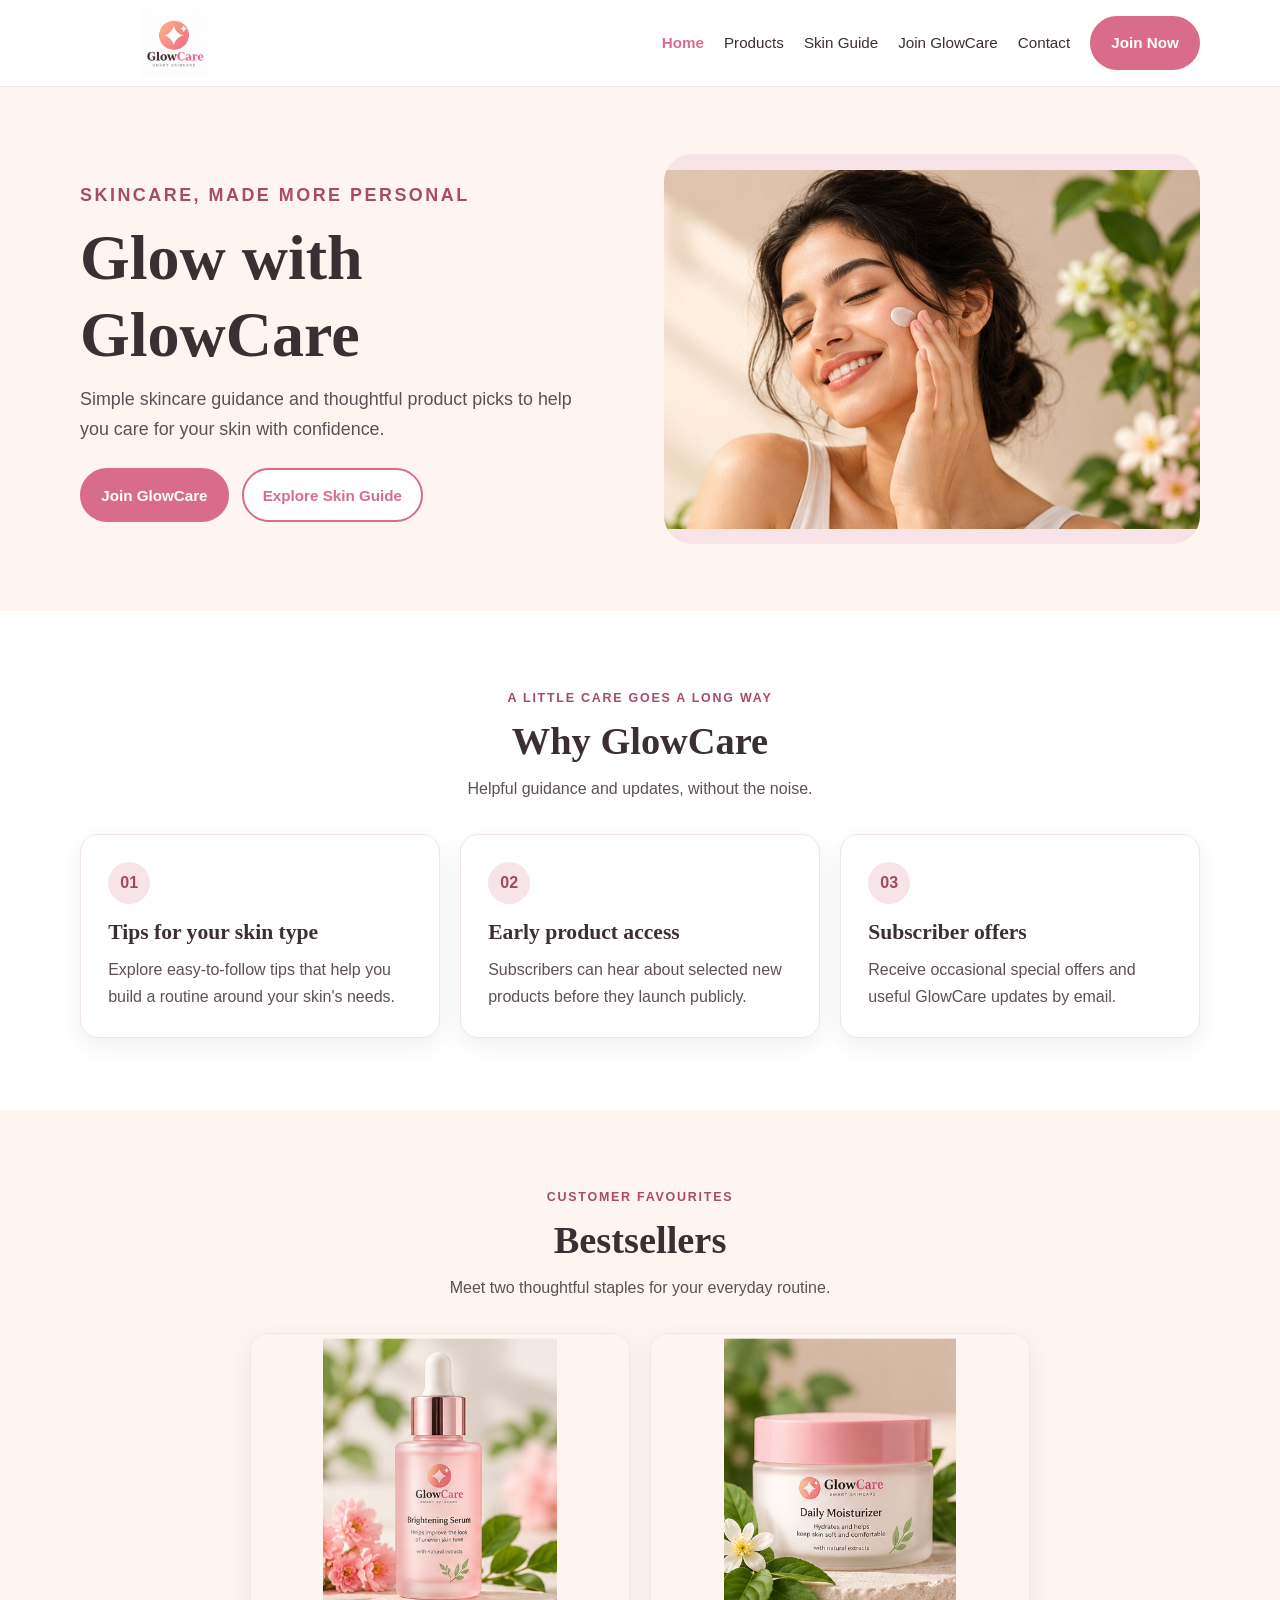
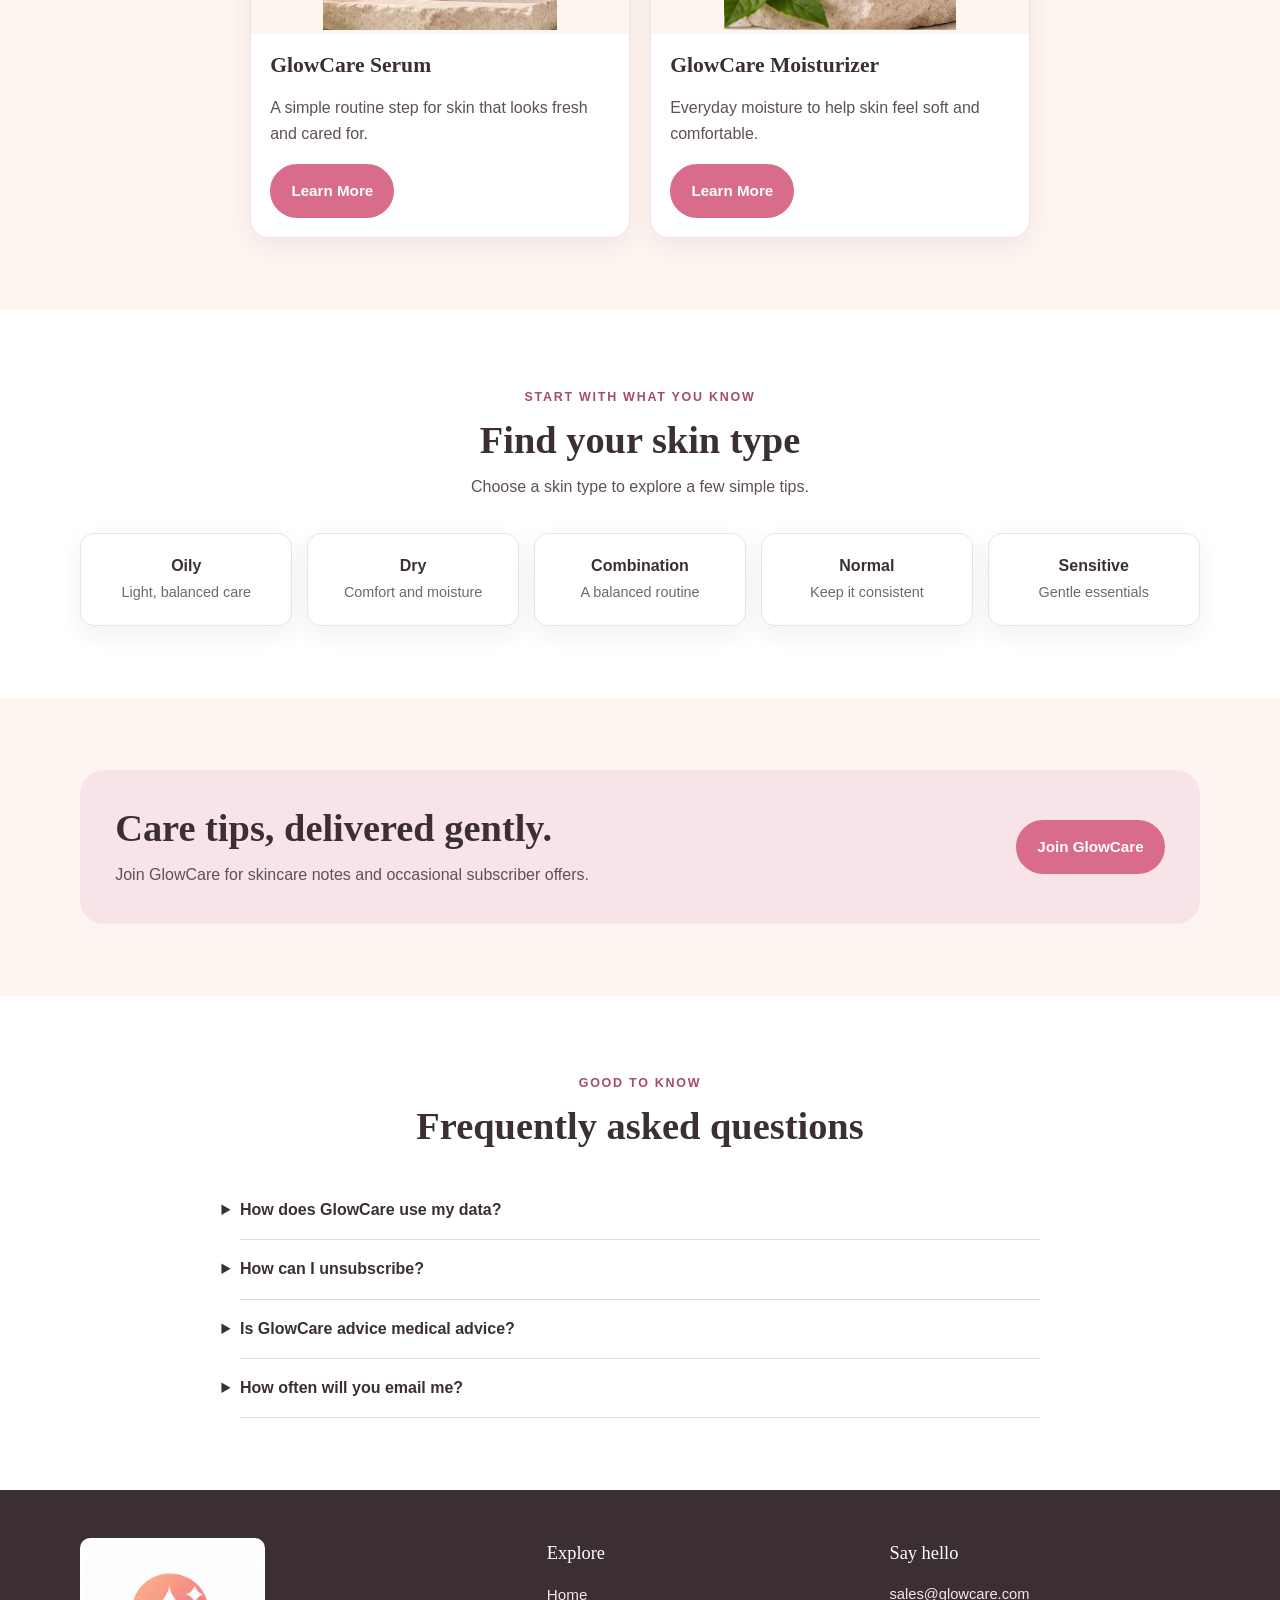
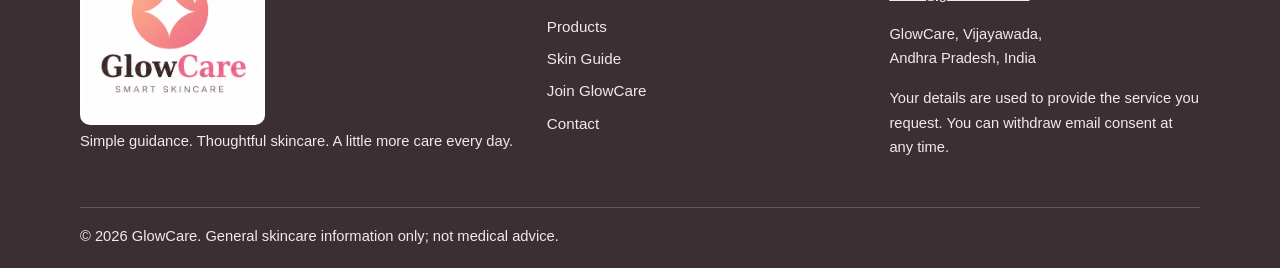
<file: index.html>
<!doctype html>
<html lang="en">
<head>
  <meta charset="utf-8"><meta name="viewport" content="width=device-width, initial-scale=1">
  <meta name="description" content="Discover simple skincare guidance and thoughtful product picks from GlowCare in Vijayawada, Andhra Pradesh.">
  <title>GlowCare | Smart Skincare</title><link rel="stylesheet" href="style.css"><script src="script.js" defer></script>
</head>
<body>
<header class="site-header"><div class="container header-inner"><a class="brand" href="index.html" aria-label="GlowCare home"><img src="glowcare-logo.png" alt="GlowCare — Smart Skincare logo"></a><button class="menu-toggle" type="button" aria-expanded="false" aria-controls="primary-navigation">Menu</button><div class="nav-wrap" id="primary-navigation"><nav class="main-nav" aria-label="Main navigation"><a href="index.html" aria-current="page">Home</a><a href="products.html">Products</a><a href="skin-guide.html">Skin Guide</a><a href="join.html">Join GlowCare</a><a href="contact.html">Contact</a></nav><a class="btn header-join" href="join.html">Join Now</a></div></div></header>
<main>
  <section class="hero"><div class="container hero-grid"><div class="hero-copy"><p class="eyebrow">Skincare, made more personal</p><h1>Glow with GlowCare</h1><p>Simple skincare guidance and thoughtful product picks to help you care for your skin with confidence.</p><div class="hero-actions"><a class="btn" href="join.html">Join GlowCare</a><a class="btn btn-secondary" href="skin-guide.html">Explore Skin Guide</a></div></div><img class="hero-image" src="glowcare-banner.jpg" alt="Calm skincare products arranged in soft natural light"></div></section>
  <section class="section"><div class="container"><div class="section-heading"><p class="eyebrow">A little care goes a long way</p><h2>Why GlowCare</h2><p>Helpful guidance and updates, without the noise.</p></div><div class="card-grid"><article class="card benefit-card"><div class="icon-dot" aria-hidden="true">01</div><h3>Tips for your skin type</h3><p>Explore easy-to-follow tips that help you build a routine around your skin's needs.</p></article><article class="card benefit-card"><div class="icon-dot" aria-hidden="true">02</div><h3>Early product access</h3><p>Subscribers can hear about selected new products before they launch publicly.</p></article><article class="card benefit-card"><div class="icon-dot" aria-hidden="true">03</div><h3>Subscriber offers</h3><p>Receive occasional special offers and useful GlowCare updates by email.</p></article></div></div></section>
  <section class="section section-soft"><div class="container"><div class="section-heading"><p class="eyebrow">Customer favourites</p><h2>Bestsellers</h2><p>Meet two thoughtful staples for your everyday routine.</p></div><div class="card-grid" style="grid-template-columns:repeat(2,minmax(0,1fr));max-width:780px;margin:auto"><article class="card product-card"><img class="product-image" src="serum.jpg" alt="GlowCare serum bottle"><div class="product-info"><h3>GlowCare Serum</h3><p>A simple routine step for skin that looks fresh and cared for.</p><a class="btn" href="products.html#serum">Learn More</a></div></article><article class="card product-card"><img class="product-image" src="moisturizer.jpg" alt="GlowCare moisturizer jar"><div class="product-info"><h3>GlowCare Moisturizer</h3><p>Everyday moisture to help skin feel soft and comfortable.</p><a class="btn" href="products.html#moisturizer">Learn More</a></div></article></div></div></section>
  <section class="section"><div class="container"><div class="section-heading"><p class="eyebrow">Start with what you know</p><h2>Find your skin type</h2><p>Choose a skin type to explore a few simple tips.</p></div><div class="skin-links"><a class="skin-link" href="skin-guide.html#oily"><strong>Oily</strong><span class="small">Light, balanced care</span></a><a class="skin-link" href="skin-guide.html#dry"><strong>Dry</strong><span class="small">Comfort and moisture</span></a><a class="skin-link" href="skin-guide.html#combination"><strong>Combination</strong><span class="small">A balanced routine</span></a><a class="skin-link" href="skin-guide.html#normal"><strong>Normal</strong><span class="small">Keep it consistent</span></a><a class="skin-link" href="skin-guide.html#sensitive"><strong>Sensitive</strong><span class="small">Gentle essentials</span></a></div></div></section>
  <section class="section section-soft"><div class="container"><div class="signup-strip"><div><h2>Care tips, delivered gently.</h2><p>Join GlowCare for skincare notes and occasional subscriber offers.</p></div><a class="btn" href="join.html">Join GlowCare</a></div></div></section>
  <section class="section"><div class="container"><div class="section-heading"><p class="eyebrow">Good to know</p><h2>Frequently asked questions</h2></div><div class="faq-list"><details><summary>How does GlowCare use my data?</summary><p>We use the details you provide to manage your subscription and send the updates you choose. We do not need information that is unrelated to these purposes.</p></details><details><summary>How can I unsubscribe?</summary><p>You can unsubscribe using the link in a marketing email or contact us at sales@glowcare.com to withdraw your consent.</p></details><details><summary>Is GlowCare advice medical advice?</summary><p>No. Our content is general skincare information and is not a diagnosis or medical advice. Contact a qualified healthcare professional about persistent or concerning skin issues.</p></details><details><summary>How often will you email me?</summary><p>We aim to send occasional, useful updates rather than frequent messages. The actual frequency may vary with launches and offers.</p></details></div></div></section>
</main>
<footer class="site-footer"><div class="container"><div class="footer-grid"><div class="footer-brand"><a href="index.html" aria-label="GlowCare home"><img src="glowcare-logo.png" alt="GlowCare — Smart Skincare logo"></a><p>Simple guidance. Thoughtful skincare. A little more care every day.</p></div><div><div class="footer-heading">Explore</div><nav class="footer-links" aria-label="Footer navigation"><a href="index.html">Home</a><a href="products.html">Products</a><a href="skin-guide.html">Skin Guide</a><a href="join.html">Join GlowCare</a><a href="contact.html">Contact</a></nav></div><div><div class="footer-heading">Say hello</div><p><a href="mailto:sales@glowcare.com">sales@glowcare.com</a></p><p>GlowCare, Vijayawada,<br>Andhra Pradesh, India</p><p>Your details are used to provide the service you request. You can withdraw email consent at any time.</p></div></div><div class="footer-bottom"><p>© <span data-year>2026</span> GlowCare. General skincare information only; not medical advice.</p></div></div></footer>
</body></html>
</file>
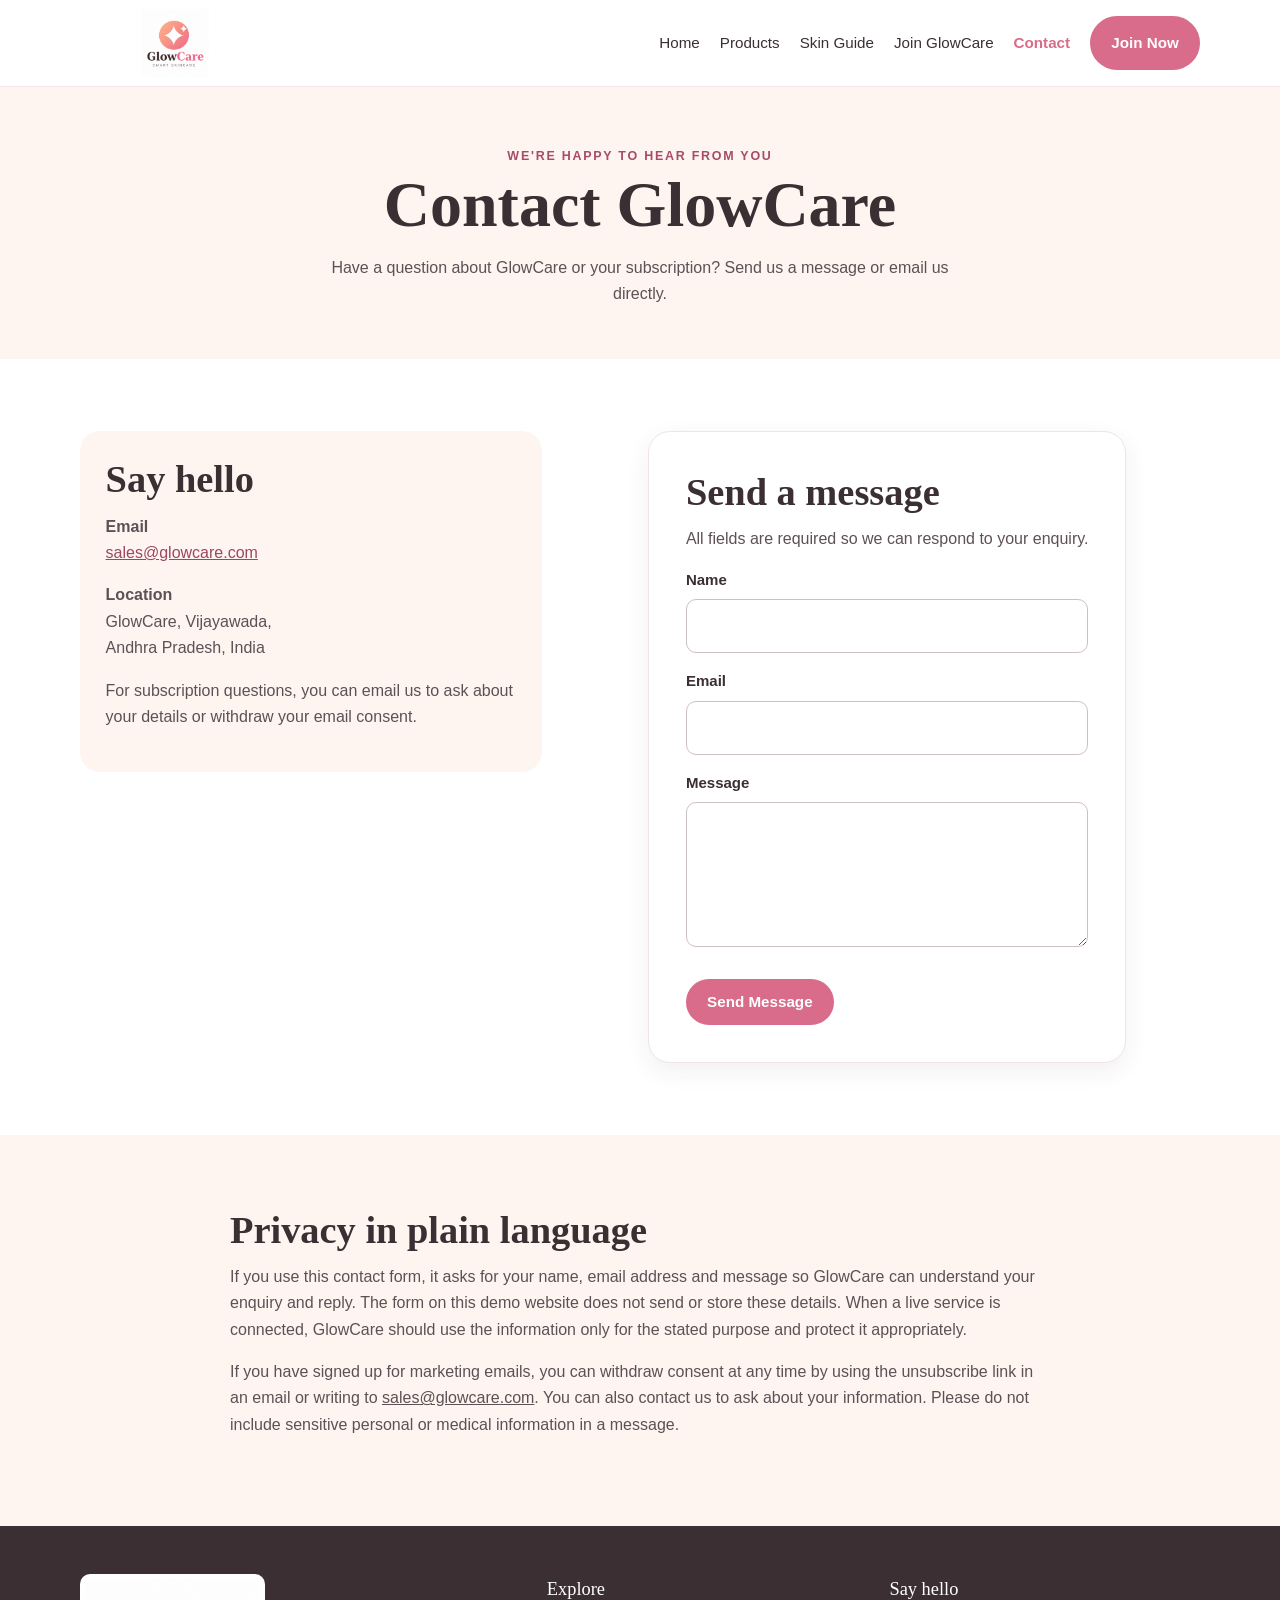
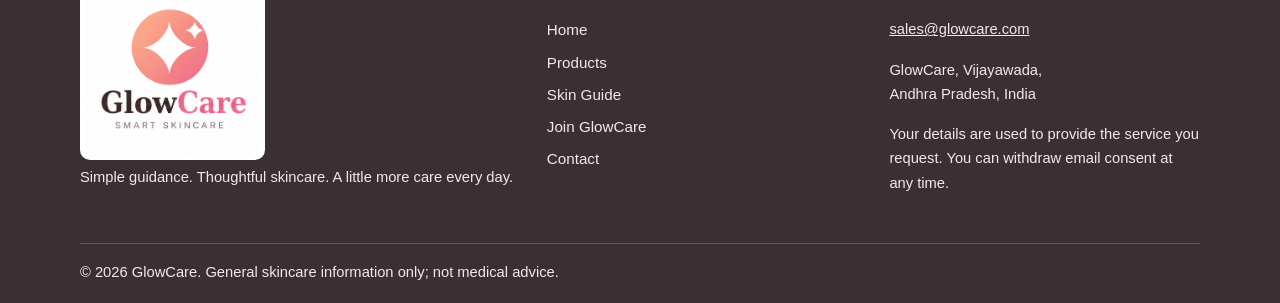
<file: contact.html>
<!doctype html>
<html lang="en"><head><meta charset="utf-8"><meta name="viewport" content="width=device-width, initial-scale=1"><meta name="description" content="Contact GlowCare in Vijayawada, Andhra Pradesh."><title>Contact | GlowCare</title><link rel="stylesheet" href="style.css"><script src="script.js" defer></script></head><body>
<header class="site-header"><div class="container header-inner"><a class="brand" href="index.html" aria-label="GlowCare home"><img src="glowcare-logo.png" alt="GlowCare — Smart Skincare logo"></a><button class="menu-toggle" type="button" aria-expanded="false" aria-controls="primary-navigation">Menu</button><div class="nav-wrap" id="primary-navigation"><nav class="main-nav" aria-label="Main navigation"><a href="index.html">Home</a><a href="products.html">Products</a><a href="skin-guide.html">Skin Guide</a><a href="join.html">Join GlowCare</a><a href="contact.html" aria-current="page">Contact</a></nav><a class="btn header-join" href="join.html">Join Now</a></div></div></header>
<main><section class="page-hero"><div class="container"><p class="eyebrow">We're happy to hear from you</p><h1>Contact GlowCare</h1><p>Have a question about GlowCare or your subscription? Send us a message or email us directly.</p></div></section><section class="section"><div class="container contact-grid"><aside class="contact-details"><h2>Say hello</h2><p><strong>Email</strong><br><a href="mailto:sales@glowcare.com">sales@glowcare.com</a></p><p><strong>Location</strong><br>GlowCare, Vijayawada,<br>Andhra Pradesh, India</p><p>For subscription questions, you can email us to ask about your details or withdraw your email consent.</p></aside><form class="form-card" id="contact-form"><h2>Send a message</h2><p>All fields are required so we can respond to your enquiry.</p><div class="form-grid"><div class="field field-full"><label for="contact-name">Name</label><input id="contact-name" name="name" autocomplete="name" required></div><div class="field field-full"><label for="contact-email">Email</label><input id="contact-email" name="email" type="email" autocomplete="email" required></div><div class="field field-full"><label for="contact-message">Message</label><textarea id="contact-message" name="message" required></textarea></div></div><button class="btn mt-2" type="submit">Send Message</button><div id="contact-form-message" class="form-message" role="status" aria-live="polite"></div></form></div></section><section class="section section-soft"><div class="container content-narrow"><h2>Privacy in plain language</h2><p>If you use this contact form, it asks for your name, email address and message so GlowCare can understand your enquiry and reply. The form on this demo website does not send or store these details. When a live service is connected, GlowCare should use the information only for the stated purpose and protect it appropriately.</p><p>If you have signed up for marketing emails, you can withdraw consent at any time by using the unsubscribe link in an email or writing to <a href="mailto:sales@glowcare.com">sales@glowcare.com</a>. You can also contact us to ask about your information. Please do not include sensitive personal or medical information in a message.</p></div></section></main>
<footer class="site-footer"><div class="container"><div class="footer-grid"><div class="footer-brand"><a href="index.html" aria-label="GlowCare home"><img src="glowcare-logo.png" alt="GlowCare — Smart Skincare logo"></a><p>Simple guidance. Thoughtful skincare. A little more care every day.</p></div><div><div class="footer-heading">Explore</div><nav class="footer-links" aria-label="Footer navigation"><a href="index.html">Home</a><a href="products.html">Products</a><a href="skin-guide.html">Skin Guide</a><a href="join.html">Join GlowCare</a><a href="contact.html">Contact</a></nav></div><div><div class="footer-heading">Say hello</div><p><a href="mailto:sales@glowcare.com">sales@glowcare.com</a></p><p>GlowCare, Vijayawada,<br>Andhra Pradesh, India</p><p>Your details are used to provide the service you request. You can withdraw email consent at any time.</p></div></div><div class="footer-bottom"><p>© 2026 GlowCare. General skincare information only; not medical advice.</p></div></div></footer></body></html>
</file>
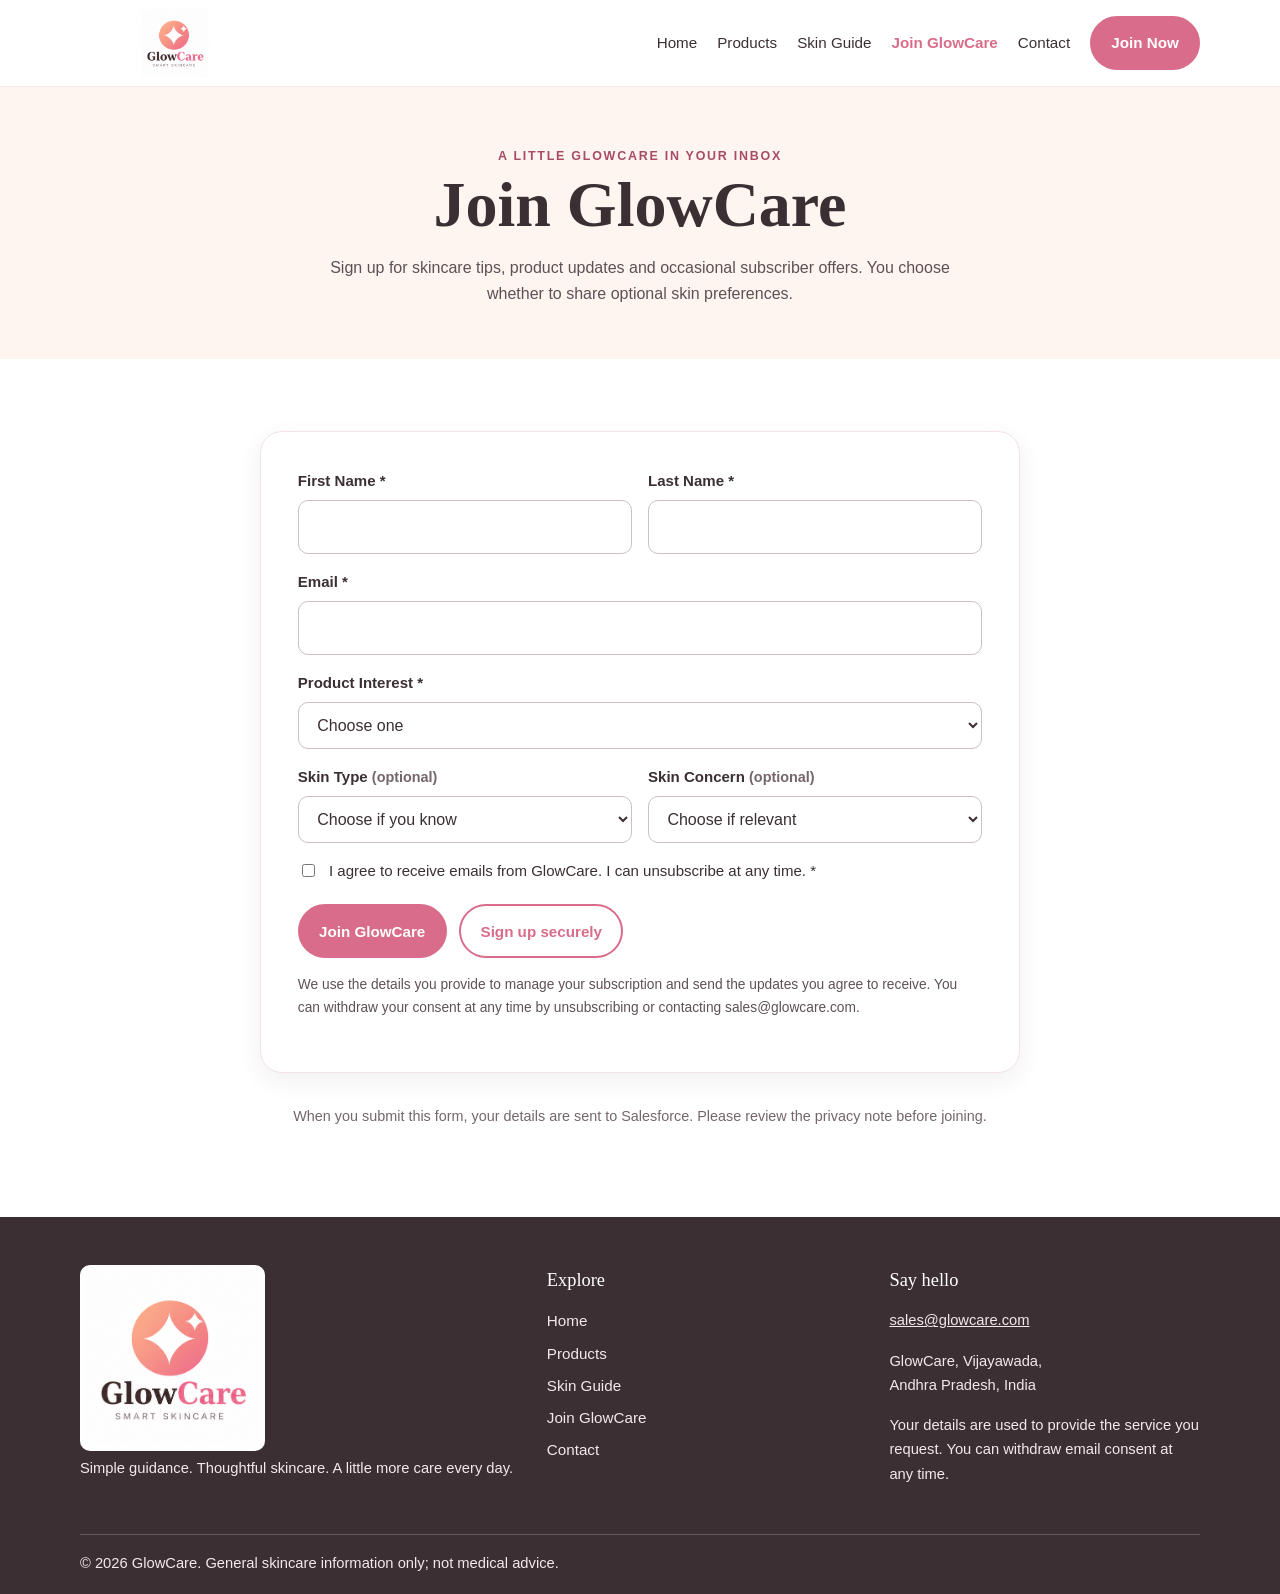
<file: join.html>
<!doctype html>
<html lang="en"><head><meta charset="utf-8"><meta name="viewport" content="width=device-width, initial-scale=1"><meta name="description" content="Join GlowCare for skincare tips, product updates and subscriber offers."><title>Join GlowCare | Smart Skincare</title><link rel="stylesheet" href="style.css"><script src="script.js" defer></script></head><body>
<header class="site-header"><div class="container header-inner"><a class="brand" href="index.html" aria-label="GlowCare home"><img src="glowcare-logo.png" alt="GlowCare — Smart Skincare logo"></a><button class="menu-toggle" type="button" aria-expanded="false" aria-controls="primary-navigation">Menu</button><div class="nav-wrap" id="primary-navigation"><nav class="main-nav" aria-label="Main navigation"><a href="index.html">Home</a><a href="products.html">Products</a><a href="skin-guide.html">Skin Guide</a><a href="join.html" aria-current="page">Join GlowCare</a><a href="contact.html">Contact</a></nav><a class="btn header-join" href="join.html">Join Now</a></div></div></header>
<main><section class="page-hero"><div class="container"><p class="eyebrow">A little GlowCare in your inbox</p><h1>Join GlowCare</h1><p>Sign up for skincare tips, product updates and occasional subscriber offers. You choose whether to share optional skin preferences.</p></div></section><section class="section"><div class="container"><form class="form-card" id="join-form" action="https://webto.salesforce.com/servlet/servlet.WebToLead?encoding=UTF-8&amp;orgId=00DgK00000dLYUr" method="POST">
<!-- Salesforce Web-to-Lead connection. Before publishing, replace the retURL below with your actual live website URL. -->
<input type="hidden" name="oid" value="00DgK00000dLYUr">
<input type="hidden" name="retURL" value="https://YOUR-USERNAME.github.io/glowcare-website/">
<!-- Salesforce Web-to-Lead requires Company; use a fixed consumer-customer value so visitors do not need to enter a company. -->
<input type="hidden" name="company" value="GlowCare Customer">
<input type="hidden" name="city" value="Vijayawada">
<input type="hidden" name="state" value="Andhra Pradesh">
<input type="hidden" name="lead_source" value="Website">
<!-- Salesforce integration: set the form action URL to your approved Salesforce/Web-to-Lead or form endpoint. Confirm required field mapping and privacy requirements before going live. -->
<div class="form-grid"><div class="field"><label for="first-name">First Name <span aria-hidden="true">*</span></label><input id="first-name" name="first_name" autocomplete="given-name" required></div><div class="field"><label for="last-name">Last Name <span aria-hidden="true">*</span></label><input id="last-name" name="last_name" autocomplete="family-name" required></div><div class="field field-full"><label for="email">Email <span aria-hidden="true">*</span></label><input id="email" name="email" type="email" autocomplete="email" required></div><div class="field field-full"><label for="product-interest">Product Interest <span aria-hidden="true">*</span></label><select id="product-interest" name="00NgK00004zqyni" required><option value="">Choose one</option><option>Serum</option><option>Moisturizer</option><option>Cleanser</option><option>Sunscreen</option><option>Multiple Products</option><option>Not Sure</option></select></div><div class="field"><label for="skin-type">Skin Type <span class="small">(optional)</span></label><select id="skin-type" name="00NgK00004zrAKD"><option value="">Choose if you know</option><option>Oily</option><option>Dry</option><option>Combination</option><option>Normal</option><option>Sensitive</option><option>Not Sure</option></select></div><div class="field"><label for="skin-concern">Skin Concern <span class="small">(optional)</span></label><select id="skin-concern" name="00NgK00004zrAaL"><option value="">Choose if relevant</option><option>Acne</option><option>Dryness</option><option>Dark Spots</option><option>Aging</option><option>Sensitivity</option><option>General Skincare</option><option>Other</option></select></div><div class="field field-full"><div class="checkbox-row"><input id="email-consent" name="email_consent" type="checkbox" value="yes" required>
<input type="hidden" name="00NgK00004zquTy" value="Opted In"><label for="email-consent">I agree to receive emails from GlowCare. I can unsubscribe at any time. <span aria-hidden="true">*</span></label></div></div></div>
<div class="form-actions"><button class="btn" type="submit">Join GlowCare</button><a class="btn btn-secondary" href="SIGNUP_URL" target="_blank" rel="noopener noreferrer">Sign up securely</a></div><p class="privacy-line">We use the details you provide to manage your subscription and send the updates you agree to receive. You can withdraw your consent at any time by unsubscribing or contacting sales@glowcare.com.</p><div id="join-form-message" class="form-message" role="status" aria-live="polite"></div></form><p class="small text-center mt-2">When you submit this form, your details are sent to Salesforce. Please review the privacy note before joining.</p></div></section></main>
<footer class="site-footer"><div class="container"><div class="footer-grid"><div class="footer-brand"><a href="index.html" aria-label="GlowCare home"><img src="glowcare-logo.png" alt="GlowCare — Smart Skincare logo"></a><p>Simple guidance. Thoughtful skincare. A little more care every day.</p></div><div><div class="footer-heading">Explore</div><nav class="footer-links" aria-label="Footer navigation"><a href="index.html">Home</a><a href="products.html">Products</a><a href="skin-guide.html">Skin Guide</a><a href="join.html">Join GlowCare</a><a href="contact.html">Contact</a></nav></div><div><div class="footer-heading">Say hello</div><p><a href="mailto:sales@glowcare.com">sales@glowcare.com</a></p><p>GlowCare, Vijayawada,<br>Andhra Pradesh, India</p><p>Your details are used to provide the service you request. You can withdraw email consent at any time.</p></div></div><div class="footer-bottom"><p>© 2026 GlowCare. General skincare information only; not medical advice.</p></div></div></footer></body></html>
</file>
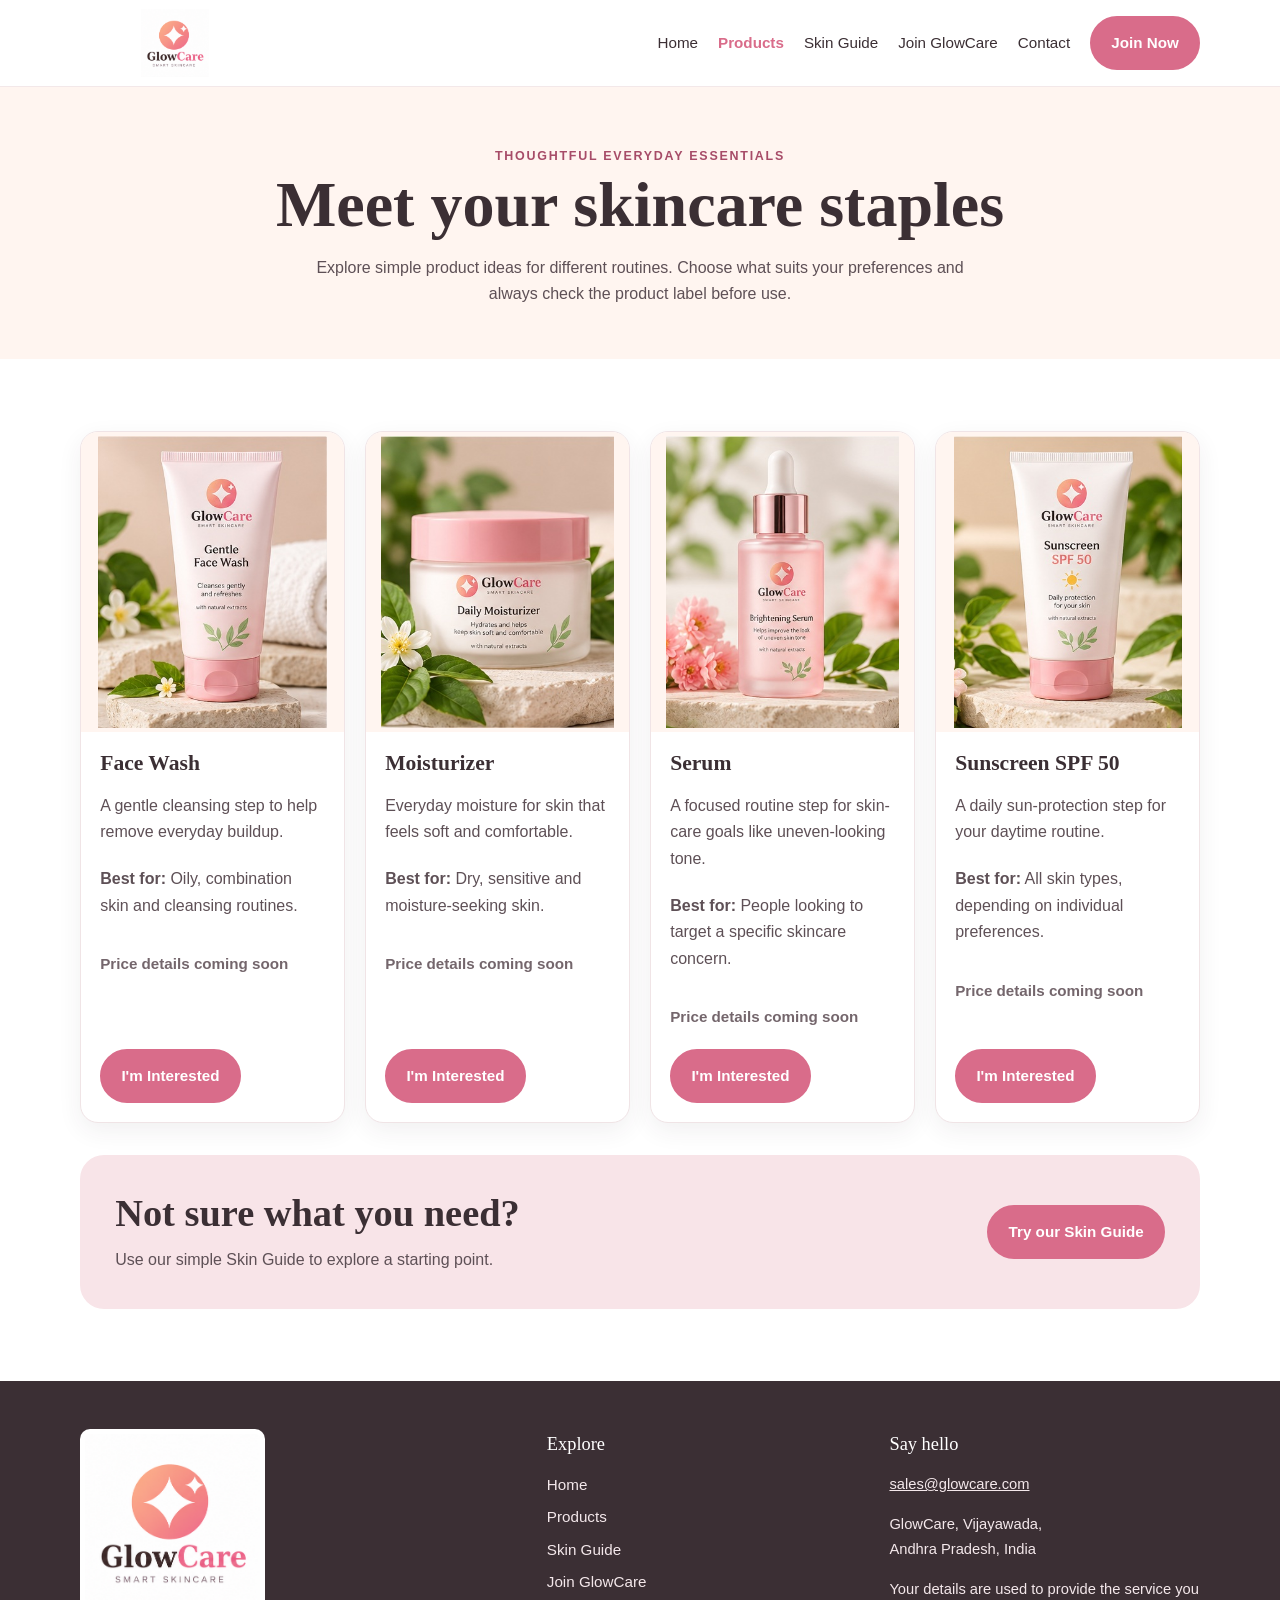
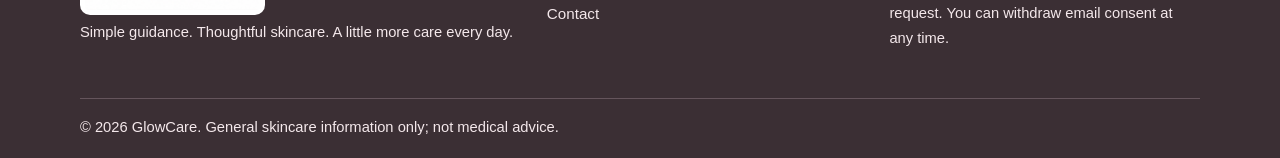
<file: products.html>
<!doctype html>
<html lang="en"><head><meta charset="utf-8"><meta name="viewport" content="width=device-width, initial-scale=1"><meta name="description" content="Explore GlowCare skincare essentials: face wash, moisturizer, serum and sunscreen."><title>Products | GlowCare</title><link rel="stylesheet" href="style.css"><script src="script.js" defer></script></head><body>
<header class="site-header"><div class="container header-inner"><a class="brand" href="index.html" aria-label="GlowCare home"><img src="glowcare-logo.png" alt="GlowCare — Smart Skincare logo"></a><button class="menu-toggle" type="button" aria-expanded="false" aria-controls="primary-navigation">Menu</button><div class="nav-wrap" id="primary-navigation"><nav class="main-nav" aria-label="Main navigation"><a href="index.html">Home</a><a href="products.html" aria-current="page">Products</a><a href="skin-guide.html">Skin Guide</a><a href="join.html">Join GlowCare</a><a href="contact.html">Contact</a></nav><a class="btn header-join" href="join.html">Join Now</a></div></div></header>
<main><section class="page-hero"><div class="container"><p class="eyebrow">Thoughtful everyday essentials</p><h1>Meet your skincare staples</h1><p>Explore simple product ideas for different routines. Choose what suits your preferences and always check the product label before use.</p></div></section><section class="section"><div class="container"><div class="card-grid product-grid">
<article class="card product-card" id="face-wash"><img class="product-image" src="face-wash.jpg" alt="GlowCare gentle face wash tube"><div class="product-info"><h3>Face Wash</h3><p>A gentle cleansing step to help remove everyday buildup.</p><p><strong>Best for:</strong> Oily, combination skin and cleansing routines.</p><div class="product-pricing"><p class="price-pending">Price details coming soon</p><!-- When prices are confirmed, use: <span class="price-old">₹regular price</span> <span class="price-current">₹discounted price</span> <span class="discount-badge">Save X%</span> --></div><a class="btn" href="join.html">I'm Interested</a></div></article>
<article class="card product-card" id="moisturizer"><img class="product-image" src="moisturizer.jpg" alt="GlowCare daily moisturizer jar"><div class="product-info"><h3>Moisturizer</h3><p>Everyday moisture for skin that feels soft and comfortable.</p><p><strong>Best for:</strong> Dry, sensitive and moisture-seeking skin.</p><div class="product-pricing"><p class="price-pending">Price details coming soon</p><!-- When prices are confirmed, use: <span class="price-old">₹regular price</span> <span class="price-current">₹discounted price</span> <span class="discount-badge">Save X%</span> --></div><a class="btn" href="join.html">I'm Interested</a></div></article>
<article class="card product-card" id="serum"><img class="product-image" src="serum.jpg" alt="GlowCare brightening serum bottle"><div class="product-info"><h3>Serum</h3><p>A focused routine step for skin-care goals like uneven-looking tone.</p><p><strong>Best for:</strong> People looking to target a specific skincare concern.</p><div class="product-pricing"><p class="price-pending">Price details coming soon</p><!-- When prices are confirmed, use: <span class="price-old">₹regular price</span> <span class="price-current">₹discounted price</span> <span class="discount-badge">Save X%</span> --></div><a class="btn" href="join.html">I'm Interested</a></div></article>
<article class="card product-card" id="sunscreen"><img class="product-image" src="sunscreen-spf50.jpg" alt="GlowCare SPF 50 sunscreen tube"><div class="product-info"><h3>Sunscreen SPF 50</h3><p>A daily sun-protection step for your daytime routine.</p><p><strong>Best for:</strong> All skin types, depending on individual preferences.</p><div class="product-pricing"><p class="price-pending">Price details coming soon</p><!-- When prices are confirmed, use: <span class="price-old">₹regular price</span> <span class="price-current">₹discounted price</span> <span class="discount-badge">Save X%</span> --></div><a class="btn" href="join.html">I'm Interested</a></div></article>
</div><div class="signup-strip mt-2"><div><h2>Not sure what you need?</h2><p>Use our simple Skin Guide to explore a starting point.</p></div><a class="btn" href="skin-guide.html">Try our Skin Guide</a></div></div></section></main>
<footer class="site-footer"><div class="container"><div class="footer-grid"><div class="footer-brand"><a href="index.html" aria-label="GlowCare home"><img src="glowcare-logo.png" alt="GlowCare — Smart Skincare logo"></a><p>Simple guidance. Thoughtful skincare. A little more care every day.</p></div><div><div class="footer-heading">Explore</div><nav class="footer-links" aria-label="Footer navigation"><a href="index.html">Home</a><a href="products.html">Products</a><a href="skin-guide.html">Skin Guide</a><a href="join.html">Join GlowCare</a><a href="contact.html">Contact</a></nav></div><div><div class="footer-heading">Say hello</div><p><a href="mailto:sales@glowcare.com">sales@glowcare.com</a></p><p>GlowCare, Vijayawada,<br>Andhra Pradesh, India</p><p>Your details are used to provide the service you request. You can withdraw email consent at any time.</p></div></div><div class="footer-bottom"><p>© 2026 GlowCare. General skincare information only; not medical advice.</p></div></div></footer></body></html>
</file>
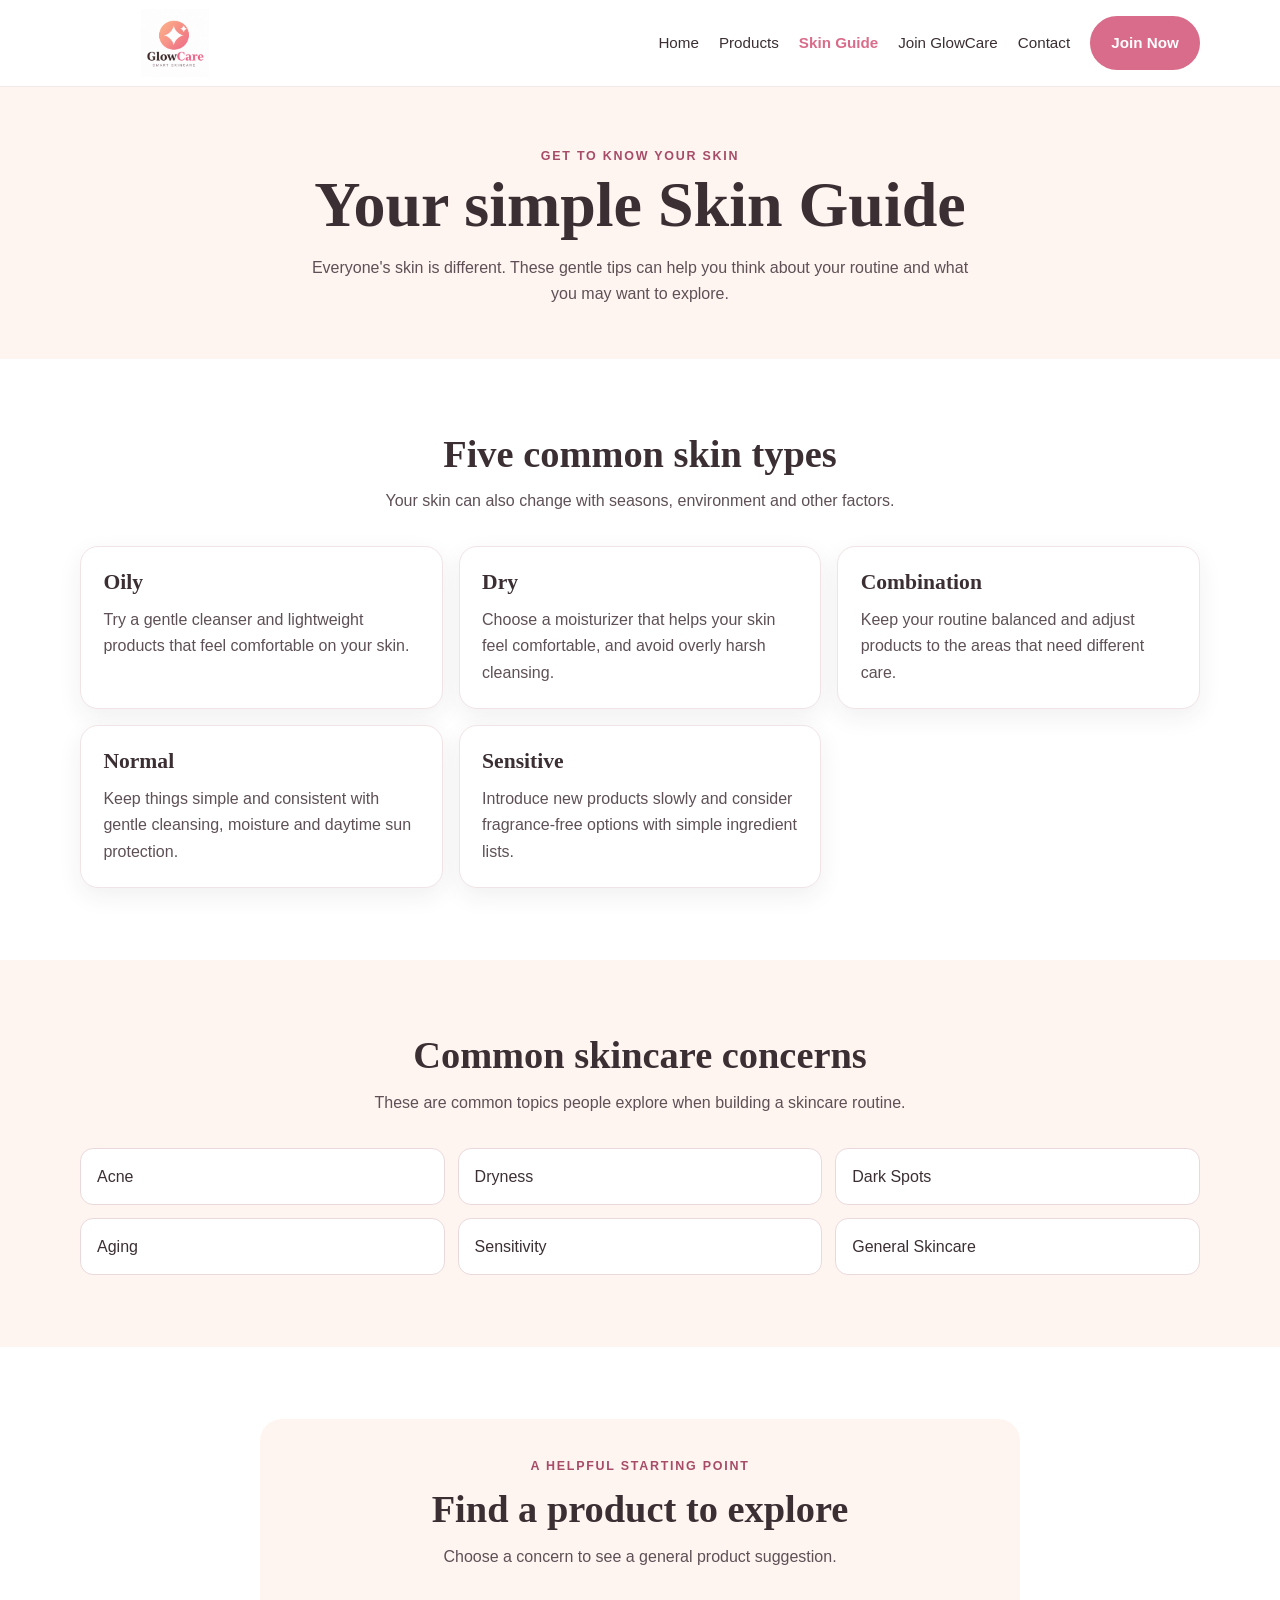
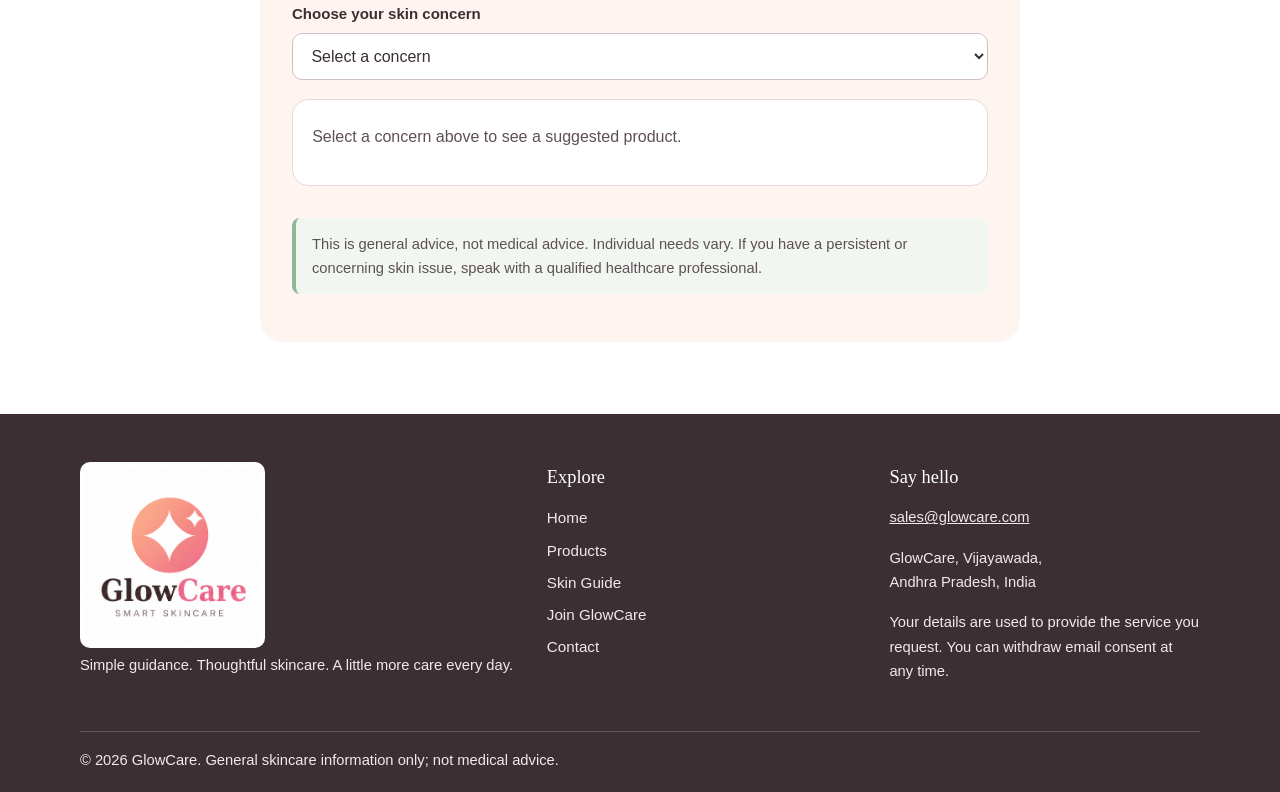
<file: skin-guide.html>
<!doctype html>
<html lang="en"><head><meta charset="utf-8"><meta name="viewport" content="width=device-width, initial-scale=1"><meta name="description" content="Explore simple skin type tips and a GlowCare product suggestion helper."><title>Skin Guide | GlowCare</title><link rel="stylesheet" href="style.css"><script src="script.js" defer></script></head><body>
<header class="site-header"><div class="container header-inner"><a class="brand" href="index.html" aria-label="GlowCare home"><img src="glowcare-logo.png" alt="GlowCare — Smart Skincare logo"></a><button class="menu-toggle" type="button" aria-expanded="false" aria-controls="primary-navigation">Menu</button><div class="nav-wrap" id="primary-navigation"><nav class="main-nav" aria-label="Main navigation"><a href="index.html">Home</a><a href="products.html">Products</a><a href="skin-guide.html" aria-current="page">Skin Guide</a><a href="join.html">Join GlowCare</a><a href="contact.html">Contact</a></nav><a class="btn header-join" href="join.html">Join Now</a></div></div></header>
<main><section class="page-hero"><div class="container"><p class="eyebrow">Get to know your skin</p><h1>Your simple Skin Guide</h1><p>Everyone's skin is different. These gentle tips can help you think about your routine and what you may want to explore.</p></div></section>
<section class="section"><div class="container"><div class="section-heading"><h2>Five common skin types</h2><p>Your skin can also change with seasons, environment and other factors.</p></div><div class="guide-grid"><article class="card" id="oily"><h3>Oily</h3><p>Try a gentle cleanser and lightweight products that feel comfortable on your skin.</p></article><article class="card" id="dry"><h3>Dry</h3><p>Choose a moisturizer that helps your skin feel comfortable, and avoid overly harsh cleansing.</p></article><article class="card" id="combination"><h3>Combination</h3><p>Keep your routine balanced and adjust products to the areas that need different care.</p></article><article class="card" id="normal"><h3>Normal</h3><p>Keep things simple and consistent with gentle cleansing, moisture and daytime sun protection.</p></article><article class="card" id="sensitive"><h3>Sensitive</h3><p>Introduce new products slowly and consider fragrance-free options with simple ingredient lists.</p></article></div></div></section>
<section class="section section-soft"><div class="container"><div class="section-heading"><h2>Common skincare concerns</h2><p>These are common topics people explore when building a skincare routine.</p></div><div class="concern-grid"><div class="concern-pill">Acne</div><div class="concern-pill">Dryness</div><div class="concern-pill">Dark Spots</div><div class="concern-pill">Aging</div><div class="concern-pill">Sensitivity</div><div class="concern-pill">General Skincare</div></div></div></section>
<section class="section"><div class="container"><div class="helper-box"><div class="section-heading"><p class="eyebrow">A helpful starting point</p><h2>Find a product to explore</h2><p>Choose a concern to see a general product suggestion.</p></div><div class="field"><label for="skin-concern-select">Choose your skin concern</label><select id="skin-concern-select"><option value="">Select a concern</option><option>Acne</option><option>Dryness</option><option>Dark Spots</option><option>Aging</option><option>Sensitivity</option><option>General Skincare</option></select></div><div class="helper-result" id="recommendation-result" aria-live="polite"><p>Select a concern above to see a suggested product.</p></div><p class="notice mt-2">This is general advice, not medical advice. Individual needs vary. If you have a persistent or concerning skin issue, speak with a qualified healthcare professional.</p></div></div></section></main>
<footer class="site-footer"><div class="container"><div class="footer-grid"><div class="footer-brand"><a href="index.html" aria-label="GlowCare home"><img src="glowcare-logo.png" alt="GlowCare — Smart Skincare logo"></a><p>Simple guidance. Thoughtful skincare. A little more care every day.</p></div><div><div class="footer-heading">Explore</div><nav class="footer-links" aria-label="Footer navigation"><a href="index.html">Home</a><a href="products.html">Products</a><a href="skin-guide.html">Skin Guide</a><a href="join.html">Join GlowCare</a><a href="contact.html">Contact</a></nav></div><div><div class="footer-heading">Say hello</div><p><a href="mailto:sales@glowcare.com">sales@glowcare.com</a></p><p>GlowCare, Vijayawada,<br>Andhra Pradesh, India</p><p>Your details are used to provide the service you request. You can withdraw email consent at any time.</p></div></div><div class="footer-bottom"><p>© 2026 GlowCare. General skincare information only; not medical advice.</p></div></div></footer></body></html>
</file>
<file: style.css>
:root{--rose:#D96C8A;--cream:#FFF5F0;--sage:#8FB996;--plum:#3B2F34;--blush:#F8E4E8;--white:#fff;--muted:#74666c;--border:#ead9dc;--shadow:0 8px 24px rgba(59,47,52,.07);--radius:18px}*{box-sizing:border-box}html{scroll-behavior:smooth}body{margin:0;background:#fff;color:var(--plum);font-family:Arial,Helvetica,sans-serif;line-height:1.65}h1,h2,h3{font-family:Georgia,'Times New Roman',serif;line-height:1.2;margin:0 0 .7rem}h1{font-size:clamp(2.4rem,5vw,4.5rem)}h2{font-size:clamp(1.8rem,3vw,2.7rem)}h3{font-size:1.35rem}p{margin:.3rem 0 1rem;color:#5e5056}a{color:inherit}img{max-width:100%;display:block}.container{width:min(1120px,calc(100% - 2.5rem));margin-inline:auto}.site-header{background:#fff;border-bottom:1px solid #f3e8e9;position:sticky;top:0;z-index:20}.header-inner{min-height:86px;display:flex;align-items:center;justify-content:space-between;gap:1.5rem}.brand{display:flex;align-items:center;text-decoration:none;flex-shrink:0}.brand img{width:190px;height:auto;max-height:68px;object-fit:contain}.nav-wrap{display:flex;align-items:center;gap:1.25rem}.main-nav{display:flex;align-items:center;gap:1.25rem}.main-nav a,.footer-links a{font-size:.95rem;text-decoration:none}.main-nav a:hover,.footer-links a:hover{color:var(--rose)}.main-nav a[aria-current=page]{color:var(--rose);font-weight:700}.menu-toggle{display:none;background:transparent;border:1px solid var(--border);border-radius:10px;padding:.55rem .7rem;color:var(--plum);font:inherit}.btn{display:inline-flex;align-items:center;justify-content:center;gap:.4rem;padding:.78rem 1.2rem;border:2px solid var(--rose);border-radius:999px;background:var(--rose);color:#fff;text-decoration:none;font-weight:700;font-size:.95rem;cursor:pointer;transition:background .18s ease,transform .18s ease}.btn:hover{background:#c55877;border-color:#c55877;transform:translateY(-1px)}.btn:focus-visible,a:focus-visible,button:focus-visible,input:focus-visible,select:focus-visible,textarea:focus-visible,summary:focus-visible{outline:3px solid #6c9b73;outline-offset:3px}.btn-secondary{background:#fff;color:var(--rose)}.btn-secondary:hover{color:#fff}.section{padding:4.5rem 0}.section-soft{background:var(--cream)}.section-heading{max-width:660px;margin:0 auto 2rem;text-align:center}.eyebrow{color:#a74c68;text-transform:uppercase;letter-spacing:.14em;font-size:.78rem;font-weight:700;margin-bottom:.6rem}.hero{background:var(--cream);padding:4.2rem 0}.hero-grid{display:grid;grid-template-columns:1fr 1fr;align-items:center;gap:3rem}.hero-copy p{font-size:1.12rem;max-width:520px}.hero-image{width:100%;height:390px;object-fit:contain;object-position:center;border-radius:28px;background:var(--blush)}.hero-actions{display:flex;gap:.8rem;flex-wrap:wrap;margin-top:1.5rem}.card-grid{display:grid;grid-template-columns:repeat(3,minmax(0,1fr));gap:1.25rem}.product-grid{grid-template-columns:repeat(4,minmax(0,1fr))}.card{background:#fff;border:1px solid #f0e4e6;border-radius:var(--radius);padding:1.4rem;box-shadow:var(--shadow)}.card p:last-child{margin-bottom:0}.benefit-card{padding:1.7rem}.icon-dot{display:grid;place-items:center;width:42px;height:42px;border-radius:50%;background:var(--blush);color:#9f4964;font-weight:700;margin-bottom:1rem}.product-card{padding:0;overflow:hidden;display:flex;flex-direction:column}.product-card .product-info{padding:1.2rem;display:flex;flex-direction:column;align-items:flex-start;flex:1}.product-card .btn{margin-top:auto}.product-image{width:100%;height:300px;object-fit:contain;object-position:center;background:var(--cream);padding:.25rem}.product-placeholder{height:210px;display:grid;place-items:center;background:var(--blush);padding:1.5rem;text-align:center}.placeholder-bottle{width:70px;height:115px;border-radius:17px 17px 12px 12px;background:#fff;border:2px solid #e6b8c5;box-shadow:0 6px 12px #d9a8b766;position:relative;display:grid;place-items:center;color:#9b5268;font:12px Georgia,serif}.placeholder-bottle:before{content:"";position:absolute;top:-13px;width:27px;height:15px;border-radius:5px 5px 0 0;background:#d7c7c9;border:1px solid #c5b5b8}.placeholder-sunscreen{width:86px;height:120px;border-radius:12px;background:#fff;border:2px solid #b8d2b9;box-shadow:0 6px 12px #9db99f55;display:grid;place-items:center;color:#52785a;font:12px Georgia,serif;padding:.5rem}.skin-links{display:grid;grid-template-columns:repeat(5,minmax(0,1fr));gap:.9rem}.skin-link{display:block;background:#fff;border:1px solid #f0e0e4;border-radius:14px;padding:1.2rem .8rem;text-align:center;text-decoration:none;box-shadow:var(--shadow)}.skin-link:hover{border-color:var(--rose)}.skin-link strong{display:block}.signup-strip{background:var(--blush);border-radius:24px;padding:2.2rem;display:flex;justify-content:space-between;align-items:center;gap:1.5rem}.signup-strip p{margin-bottom:0}.faq-list{max-width:800px;margin:auto}.faq-list details{padding:1rem 0;border-bottom:1px solid var(--border)}.faq-list summary{cursor:pointer;font-weight:700;list-style-position:outside}.faq-list details p{padding:.6rem 0 0}.page-hero{background:var(--cream);padding:3.2rem 0;text-align:center}.page-hero p{max-width:660px;margin:.5rem auto 0}.content-narrow{max-width:820px;margin:auto}.guide-grid{display:grid;grid-template-columns:repeat(3,minmax(0,1fr));gap:1rem}.concern-grid{display:grid;grid-template-columns:repeat(3,minmax(0,1fr));gap:.8rem}.concern-pill{padding:.9rem 1rem;background:#fff;border:1px solid var(--border);border-radius:13px}.helper-box{max-width:760px;margin:auto;background:var(--cream);border-radius:22px;padding:2rem}.helper-result{display:flex;gap:1.2rem;align-items:center;margin-top:1.2rem;padding:1.2rem;background:#fff;border-radius:16px;border:1px solid var(--border)}.helper-result .product-placeholder{width:100px;height:110px;border-radius:12px;flex-shrink:0}.helper-result .product-placeholder .placeholder-bottle,.helper-result .product-placeholder .placeholder-sunscreen{transform:scale(.65)}.notice{font-size:.92rem;background:#f1f6f0;border-left:4px solid var(--sage);padding:.85rem 1rem;border-radius:8px}.form-card{max-width:760px;margin:auto;background:#fff;border:1px solid #f0e4e6;border-radius:22px;padding:clamp(1.2rem,4vw,2.3rem);box-shadow:var(--shadow)}.form-grid{display:grid;grid-template-columns:1fr 1fr;gap:1rem}.field{display:flex;flex-direction:column;gap:.4rem}.field-full{grid-column:1/-1}label{font-weight:700;font-size:.94rem}input,select,textarea{width:100%;padding:.8rem .9rem;border:1px solid #cdbfc3;border-radius:10px;font:inherit;color:var(--plum);background:#fff}textarea{min-height:145px;resize:vertical}.checkbox-row{display:flex;align-items:flex-start;gap:.7rem}.checkbox-row input{width:auto;margin-top:.35rem;flex-shrink:0}.checkbox-row label{font-weight:400}.form-actions{display:flex;flex-wrap:wrap;gap:.8rem;margin-top:1.3rem}.form-message{margin-top:1rem;padding:.9rem 1rem;border-radius:10px;display:none}.form-message.success{display:block;background:#edf6ed;border:1px solid #a7c9ab;color:#2f5e37}.form-message.error{display:block;background:#fff0f0;border:1px solid #e3a5a5;color:#8b2929}.privacy-line{font-size:.86rem;margin-top:1rem}.contact-grid{display:grid;grid-template-columns:.85fr 1.15fr;gap:2rem;align-items:start}.contact-details{background:var(--cream);border-radius:20px;padding:1.6rem}.contact-details a{color:#9c4762}.site-footer{background:#3B2F34;color:#fff;padding:3rem 0 1.2rem}.footer-grid{display:grid;grid-template-columns:1.4fr 1fr 1fr;gap:2rem}.footer-brand img{width:185px;background:#fff;border-radius:10px;padding:.3rem}.site-footer p,.site-footer a{color:#f4e8eb}.site-footer p{font-size:.92rem}.footer-links{display:grid;gap:.45rem}.footer-heading{font-family:Georgia,serif;font-size:1.15rem;margin-bottom:.8rem}.footer-bottom{border-top:1px solid #65555c;margin-top:2rem;padding-top:1rem;font-size:.85rem;color:#e6d8dd}.footer-bottom p{margin:0}.small{font-size:.9rem;color:var(--muted)}.text-center{text-align:center}.mt-2{margin-top:2rem}.mb-1{margin-bottom:1rem}.sr-only{position:absolute;width:1px;height:1px;padding:0;margin:-1px;overflow:hidden;clip:rect(0,0,0,0);white-space:nowrap;border:0}
@media(max-width:900px){.nav-wrap{gap:.7rem}.main-nav{gap:.8rem}.main-nav a{font-size:.88rem}.header-join{display:none}.product-grid{grid-template-columns:repeat(2,minmax(0,1fr))}.hero-grid{gap:2rem}.hero-image{height:330px}.card-grid{grid-template-columns:repeat(2,minmax(0,1fr))}.skin-links{grid-template-columns:repeat(3,minmax(0,1fr))}}
@media(max-width:680px){.container{width:min(100% - 1.5rem,1120px)}.header-inner{min-height:74px}.brand img{width:150px}.menu-toggle{display:block}.nav-wrap{display:none;position:absolute;top:100%;left:0;right:0;background:#fff;border-bottom:1px solid var(--border);padding:1rem 1.25rem 1.3rem;align-items:stretch}.nav-wrap.is-open{display:flex;flex-direction:column}.main-nav{display:flex;flex-direction:column;align-items:stretch;gap:0}.main-nav a{padding:.7rem .2rem;border-bottom:1px solid #f4e9eb;font-size:1rem}.header-join{display:inline-flex;align-self:flex-start;margin-top:.5rem}.hero{padding:2.7rem 0}.hero-grid{grid-template-columns:1fr;gap:1.6rem}.hero-image{height:auto;max-height:320px;aspect-ratio:3/2;object-fit:contain;order:-1}.section{padding:3.2rem 0}.card-grid,.guide-grid,.concern-grid{grid-template-columns:1fr}.product-grid{grid-template-columns:repeat(2,minmax(0,1fr));gap:.8rem}.product-card .product-info{padding:1rem}.product-image,.product-placeholder{height:220px}.skin-links{grid-template-columns:repeat(2,minmax(0,1fr))}.signup-strip{align-items:flex-start;flex-direction:column;padding:1.5rem}.form-grid{grid-template-columns:1fr}.field-full{grid-column:auto}.contact-grid{grid-template-columns:1fr}.footer-grid{grid-template-columns:1fr;gap:1.5rem}.helper-box{padding:1.2rem}.helper-result{align-items:flex-start}.page-hero{padding:2.5rem 0}}
@media(prefers-reduced-motion:reduce){html{scroll-behavior:auto}*,*::before,*::after{transition:none!important}}

/* Product pricing: actual prices should be inserted once confirmed. */
.product-pricing{margin:1rem 0 1.2rem;min-height:1.6rem}
.price-pending{margin:0;color:var(--muted,#6b5a61);font-size:.95rem;font-weight:600}
.price-old{color:#766b70;text-decoration:line-through;text-decoration-thickness:2px;margin-right:.55rem;font-size:1rem}
.price-current{color:var(--plum,#3B2F34);font-weight:700;font-size:1.25rem}
.discount-badge{display:inline-block;margin-left:.5rem;padding:.25rem .5rem;border-radius:999px;background:var(--blush,#F8E4E8);color:var(--plum,#3B2F34);font-size:.8rem;font-weight:700}
</file>
